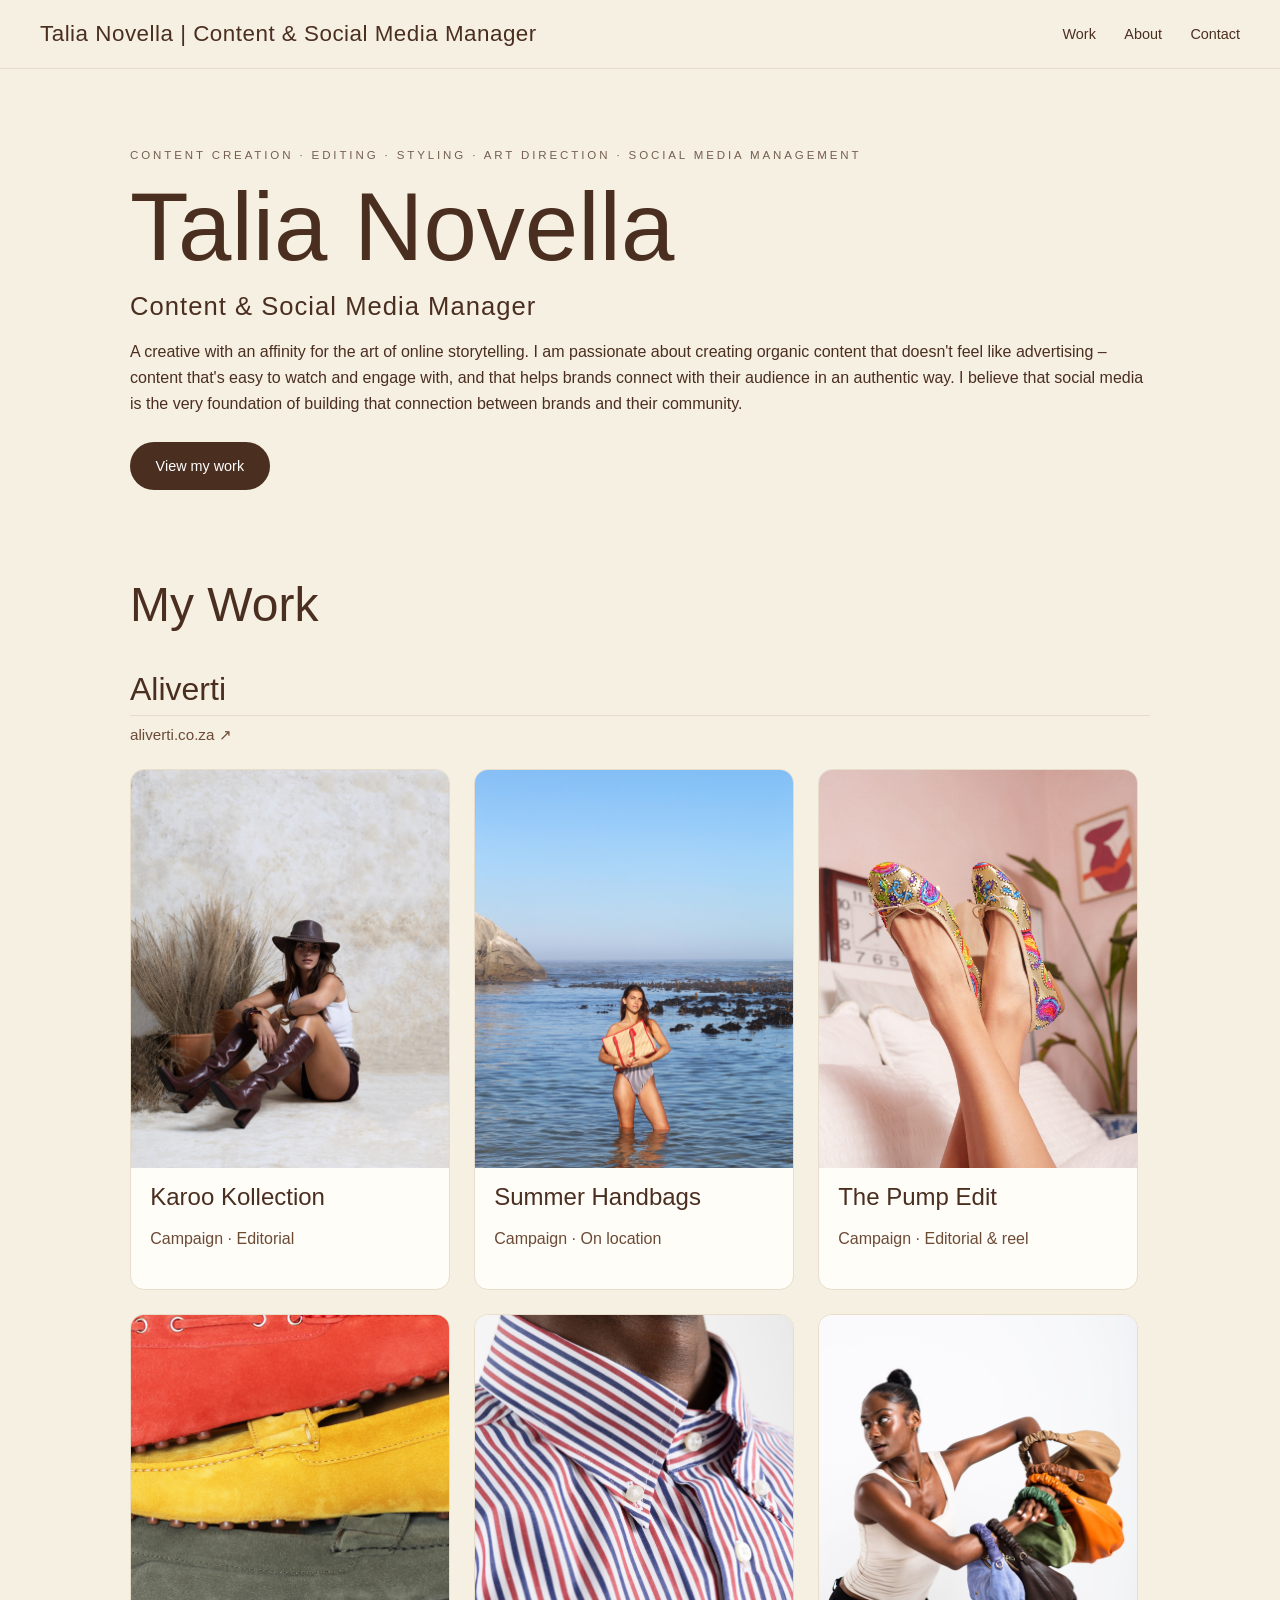
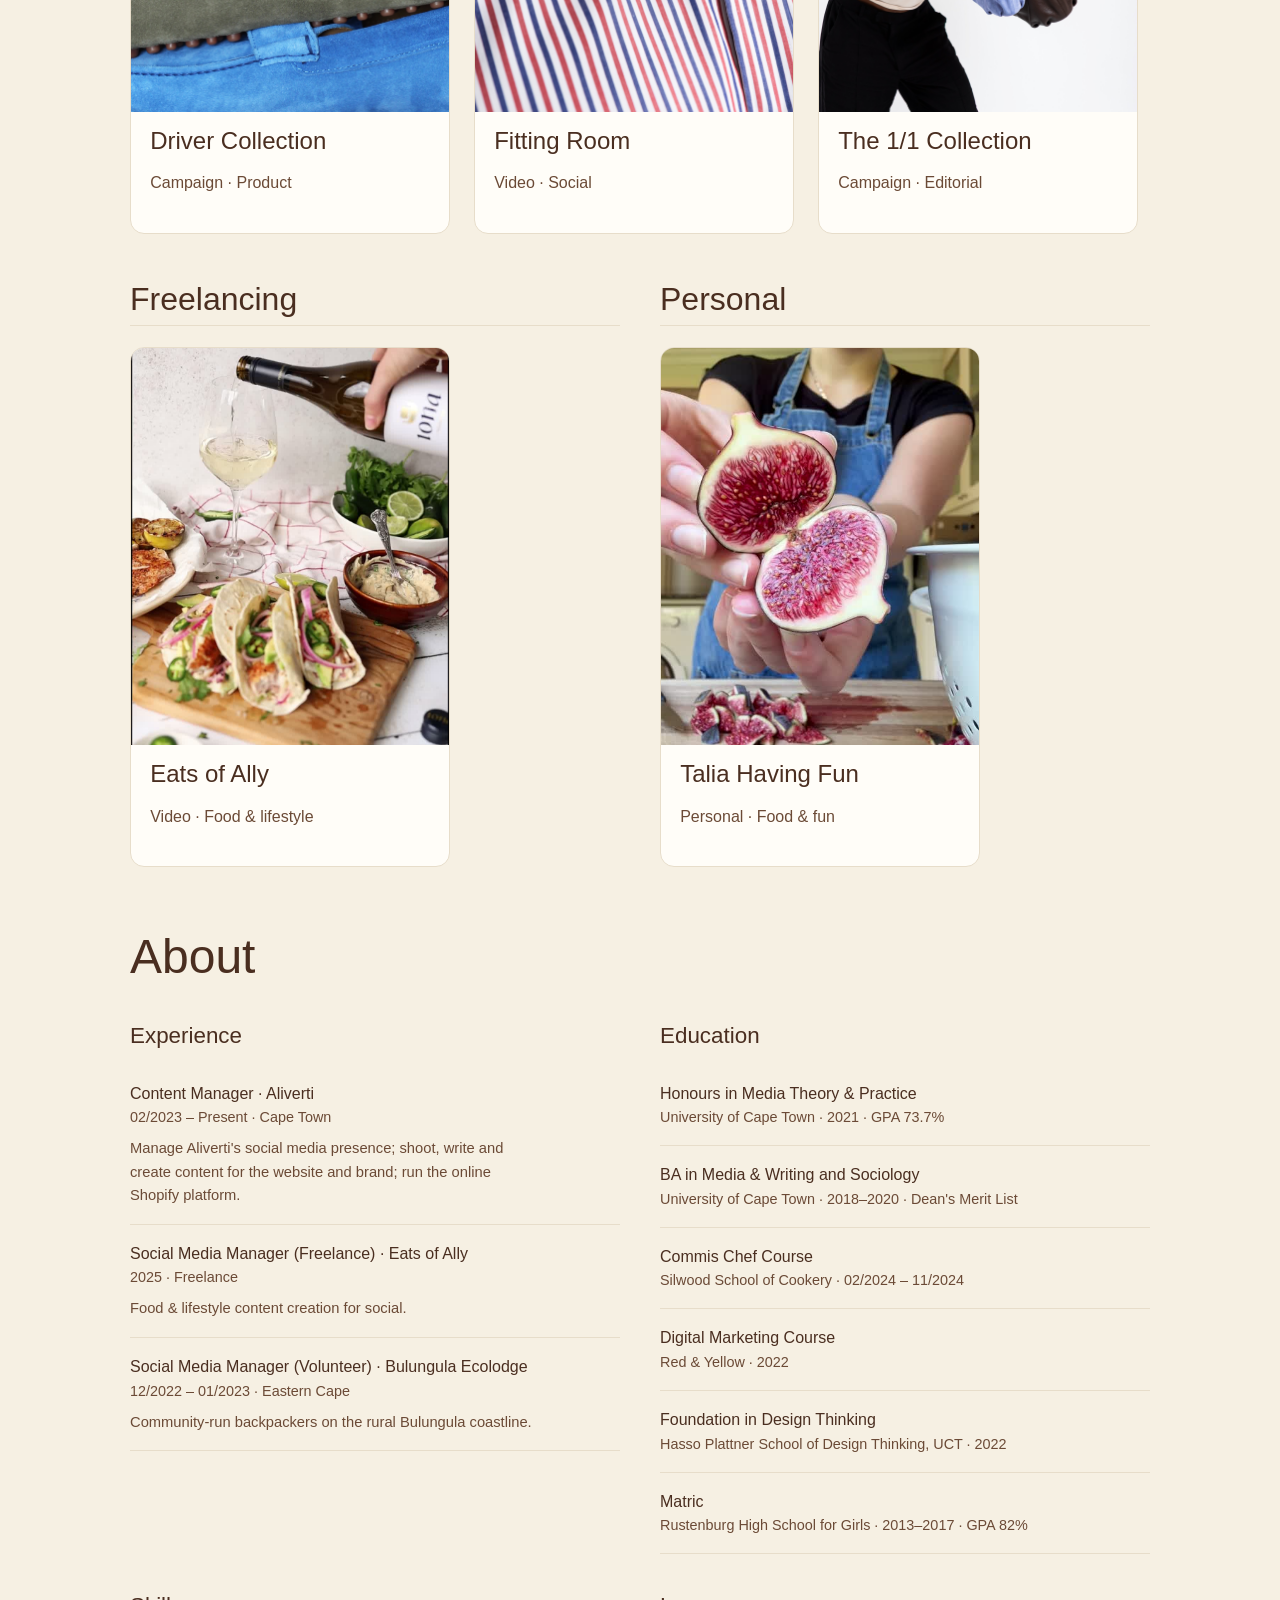
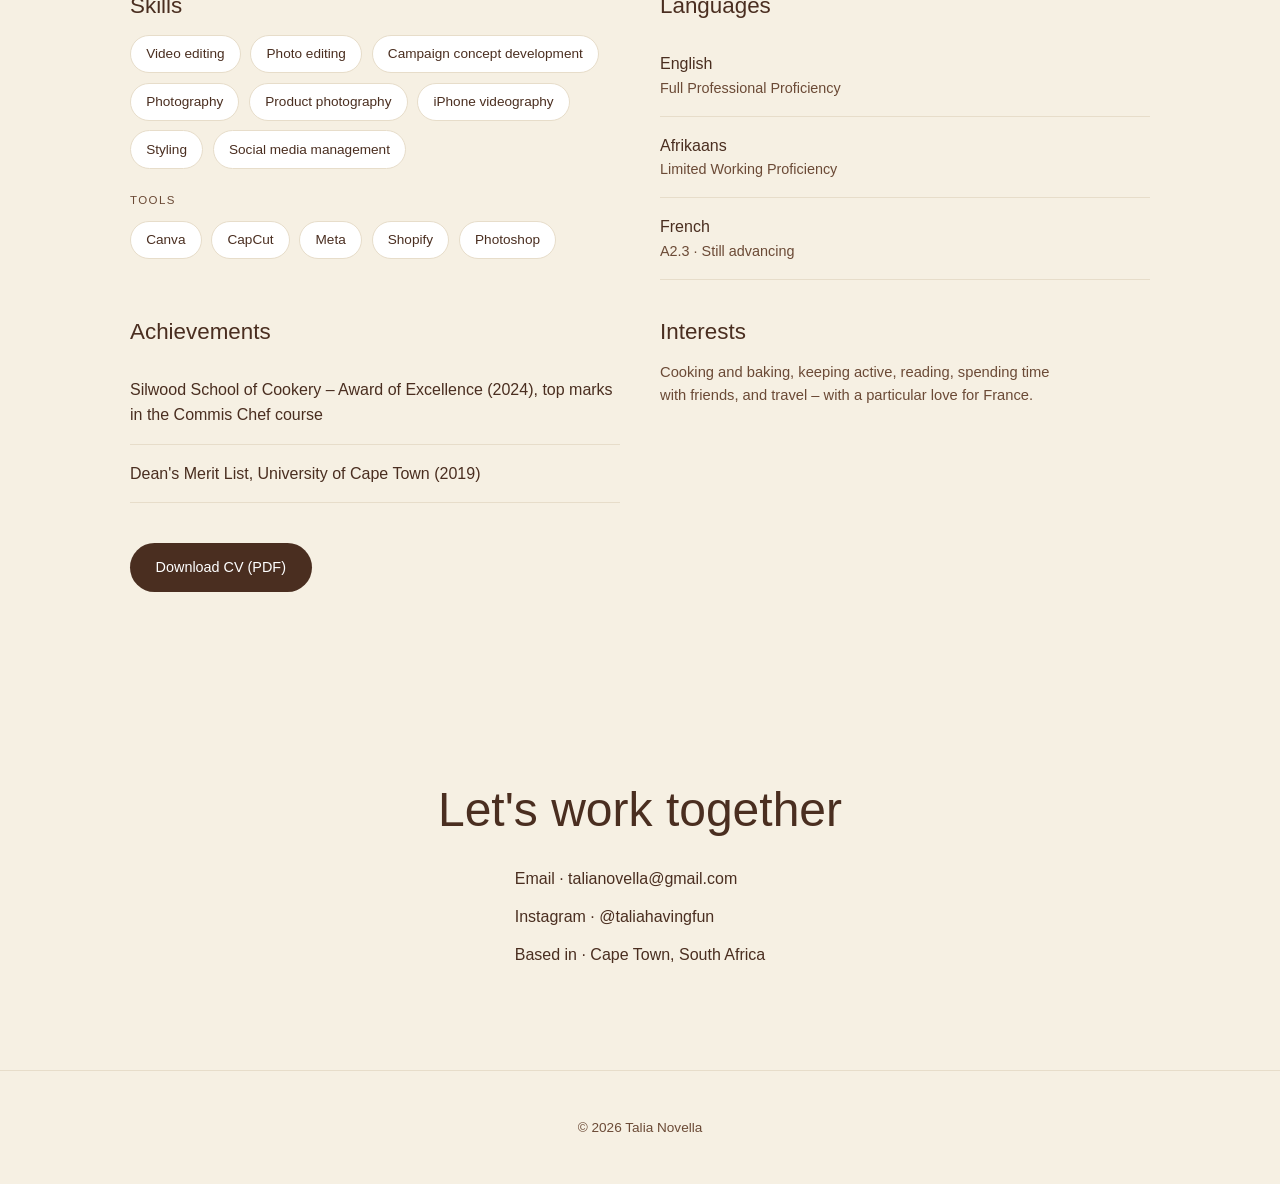
<file: index.html>
<!DOCTYPE html>
<html lang="en">
<head>
  <meta charset="UTF-8" />
  <meta name="viewport" content="width=device-width, initial-scale=1.0" />
  <title>Talia Novella – Portfolio</title>
  <meta name="description" content="Talia Novella – Cape Town creative. Content, styling & direction." />
  <link rel="preconnect" href="https://fonts.googleapis.com" />
  <link rel="preconnect" href="https://fonts.gstatic.com" crossorigin />
  <link href="https://fonts.googleapis.com/css2?family=Cormorant+Garamond:wght@400;500;600&family=Inter:wght@400;500&display=swap" rel="stylesheet" />
  <link rel="stylesheet" href="styles.css?v=18" />
</head>
<body class="home">
  <header class="site-header">
    <a class="brand" href="#top">Talia&nbsp;Novella | Content &amp; Social Media Manager</a>
    <nav class="nav">
      <a href="#work">Work</a>
      <a href="#about">About</a>
      <a href="#contact">Contact</a>
    </nav>
  </header>

  <main id="top">
    <!-- Hero -->
    <section class="hero hero--flat">
      <div class="hero__overlay">
        <p class="eyebrow">Content creation · Editing · Styling · Art direction · Social media management</p>
        <h1>Talia Novella</h1>
        <p class="hero__role">Content &amp; Social Media Manager</p>
        <p class="hero__sub">A creative with an affinity for the art of online storytelling. I am passionate about creating organic content that doesn't feel like advertising – content that's easy to watch and engage with, and that helps brands connect with their audience in an authentic way. I believe that social media is the very foundation of building that connection between brands and their community.</p>
        <a class="btn" href="#work">View my work</a>
      </div>
    </section>

    <!-- Work -->
    <section id="work" class="section">
      <div class="section__head">
        <h2>My Work</h2>
      </div>

      <h3 class="work-group">Aliverti</h3>
      <p class="work-group-link"><a href="https://aliverti.co.za/" target="_blank" rel="noopener">aliverti.co.za ↗</a></p>
      <div class="grid">
        <figure class="card">
          <a href="projects/karoo-kollection.html">
            <img src="images/karoo-kollection/199A4666.jpg" alt="Karoo Kollection" loading="lazy" />
            <figcaption>
              <h3>Karoo Kollection</h3>
              <p class="muted">Campaign · Editorial</p>
            </figcaption>
          </a>
        </figure>

        <figure class="card">
          <a href="projects/summer-handbags.html">
            <img src="images/summer-handbags/IMG_26571.jpg" alt="Summer Handbags" loading="lazy" />
            <figcaption>
              <h3>Summer Handbags</h3>
              <p class="muted">Campaign · On location</p>
            </figcaption>
          </a>
        </figure>

        <figure class="card">
          <a href="projects/pump-edit.html">
            <img src="images/pump-edit/DSC09277.jpg" alt="The Pump Edit" loading="lazy" />
            <figcaption>
              <h3>The Pump Edit</h3>
              <p class="muted">Campaign · Editorial &amp; reel</p>
            </figcaption>
          </a>
        </figure>

        <figure class="card">
          <a href="projects/driver-collection.html">
            <img src="images/driver-collection/IMG_2966618.jpg" alt="Driver Collection" loading="lazy" />
            <figcaption>
              <h3>Driver Collection</h3>
              <p class="muted">Campaign · Product</p>
            </figcaption>
          </a>
        </figure>

        <figure class="card">
          <a href="projects/fitting-room.html">
            <img src="images/fitting-room/cover.jpg" alt="Fitting Room" loading="lazy" />
            <figcaption>
              <h3>Fitting Room</h3>
              <p class="muted">Video · Social</p>
            </figcaption>
          </a>
        </figure>

        <figure class="card">
          <a href="projects/the-1-1-collection.html">
            <img src="images/the-1-1-collection/199A2140.jpg" alt="The 1/1 Collection" loading="lazy" />
            <figcaption>
              <h3>The 1/1 Collection</h3>
              <p class="muted">Campaign · Editorial</p>
            </figcaption>
          </a>
        </figure>
      </div>

      <div class="work-split">
        <div>
          <h3 class="work-group">Freelancing</h3>
          <div class="grid">
            <figure class="card">
              <a href="projects/eats-of-ally.html">
                <img src="images/eats-of-ally/poster-3.jpg" alt="Eats of Ally" loading="lazy" />
                <figcaption>
                  <h3>Eats of Ally</h3>
                  <p class="muted">Video · Food &amp; lifestyle</p>
                </figcaption>
              </a>
            </figure>
          </div>
        </div>
        <div>
          <h3 class="work-group">Personal</h3>
          <div class="grid">
            <figure class="card">
              <a href="projects/personal.html">
                <img src="images/personal/poster-5.jpg" alt="Talia Having Fun" loading="lazy" />
                <figcaption>
                  <h3>Talia Having Fun</h3>
                  <p class="muted">Personal · Food &amp; fun</p>
                </figcaption>
              </a>
            </figure>
          </div>
        </div>
      </div>
    </section>

    <!-- About -->
    <section id="about" class="section">
      <div class="section__head">
        <h2>About</h2>
      </div>
      <div class="cv">
        <div>
          <h3>Experience</h3>
          <ul class="cv-list">
            <li>
              <div class="role">Content Manager · Aliverti</div>
              <div class="meta">02/2023 – Present · Cape Town</div>
              <p class="cv-desc">Manage Aliverti's social media presence; shoot, write and create
                content for the website and brand; run the online Shopify platform.</p>
            </li>
            <li>
              <div class="role">Social Media Manager (Freelance) · Eats of Ally</div>
              <div class="meta">2025 · Freelance</div>
              <p class="cv-desc">Food &amp; lifestyle content creation for social.</p>
            </li>
            <li>
              <div class="role">Social Media Manager (Volunteer) · Bulungula Ecolodge</div>
              <div class="meta">12/2022 – 01/2023 · Eastern Cape</div>
              <p class="cv-desc">Community-run backpackers on the rural Bulungula coastline.</p>
            </li>
          </ul>
        </div>
        <div>
          <h3>Education</h3>
          <ul class="cv-list">
            <li>
              <div class="role">Honours in Media Theory &amp; Practice</div>
              <div class="meta">University of Cape Town · 2021 · GPA 73.7%</div>
            </li>
            <li>
              <div class="role">BA in Media &amp; Writing and Sociology</div>
              <div class="meta">University of Cape Town · 2018–2020 · Dean's Merit List</div>
            </li>
            <li>
              <div class="role">Commis Chef Course</div>
              <div class="meta">Silwood School of Cookery · 02/2024 – 11/2024</div>
            </li>
            <li>
              <div class="role">Digital Marketing Course</div>
              <div class="meta">Red &amp; Yellow · 2022</div>
            </li>
            <li>
              <div class="role">Foundation in Design Thinking</div>
              <div class="meta">Hasso Plattner School of Design Thinking, UCT · 2022</div>
            </li>
            <li>
              <div class="role">Matric</div>
              <div class="meta">Rustenburg High School for Girls · 2013–2017 · GPA 82%</div>
            </li>
          </ul>
        </div>
      </div>

      <div class="cv-extra">
        <div>
          <h3>Skills</h3>
          <ul class="chips">
            <li>Video editing</li>
            <li>Photo editing</li>
            <li>Campaign concept development</li>
            <li>Photography</li>
            <li>Product photography</li>
            <li>iPhone videography</li>
            <li>Styling</li>
            <li>Social media management</li>
          </ul>
          <h4 class="chips-label">Tools</h4>
          <ul class="chips">
            <li>Canva</li>
            <li>CapCut</li>
            <li>Meta</li>
            <li>Shopify</li>
            <li>Photoshop</li>
          </ul>
        </div>
        <div>
          <h3>Languages</h3>
          <ul class="cv-list">
            <li>
              <div class="role">English</div>
              <div class="meta">Full Professional Proficiency</div>
            </li>
            <li>
              <div class="role">Afrikaans</div>
              <div class="meta">Limited Working Proficiency</div>
            </li>
            <li>
              <div class="role">French</div>
              <div class="meta">A2.3 · Still advancing</div>
            </li>
          </ul>
        </div>
      </div>

      <div class="cv-extra">
        <div>
          <h3>Achievements</h3>
          <ul class="cv-list">
            <li>Silwood School of Cookery – Award of Excellence (2024), top marks in the Commis Chef course</li>
            <li>Dean's Merit List, University of Cape Town (2019)</li>
          </ul>
        </div>
        <div>
          <h3>Interests</h3>
          <p class="cv-desc">Cooking and baking, keeping active, reading, spending time with friends,
            and travel – with a particular love for France.</p>
        </div>
      </div>

      <div class="about-cta">
        <a class="btn" href="Talia-Novella-CV.pdf" download>Download CV (PDF)</a>
      </div>
    </section>

    <!-- Contact -->
    <section id="contact" class="section section--center">
      <h2>Let's work together</h2>
      <ul class="contact-list" style="display:inline-block; text-align:left;">
        <li>Email · <a href="mailto:talianovella@gmail.com">talianovella@gmail.com</a></li>
        <li>Instagram · <a href="https://instagram.com/taliahavingfun" target="_blank" rel="noopener">@taliahavingfun</a></li>
        <li>Based in · Cape Town, South Africa</li>
      </ul>
    </section>
  </main>

  <footer class="site-footer">
    <p>© <span id="year"></span> Talia Novella</p>
  </footer>

  <script>document.getElementById('year').textContent = new Date().getFullYear();</script>
</body>
</html>
</file>
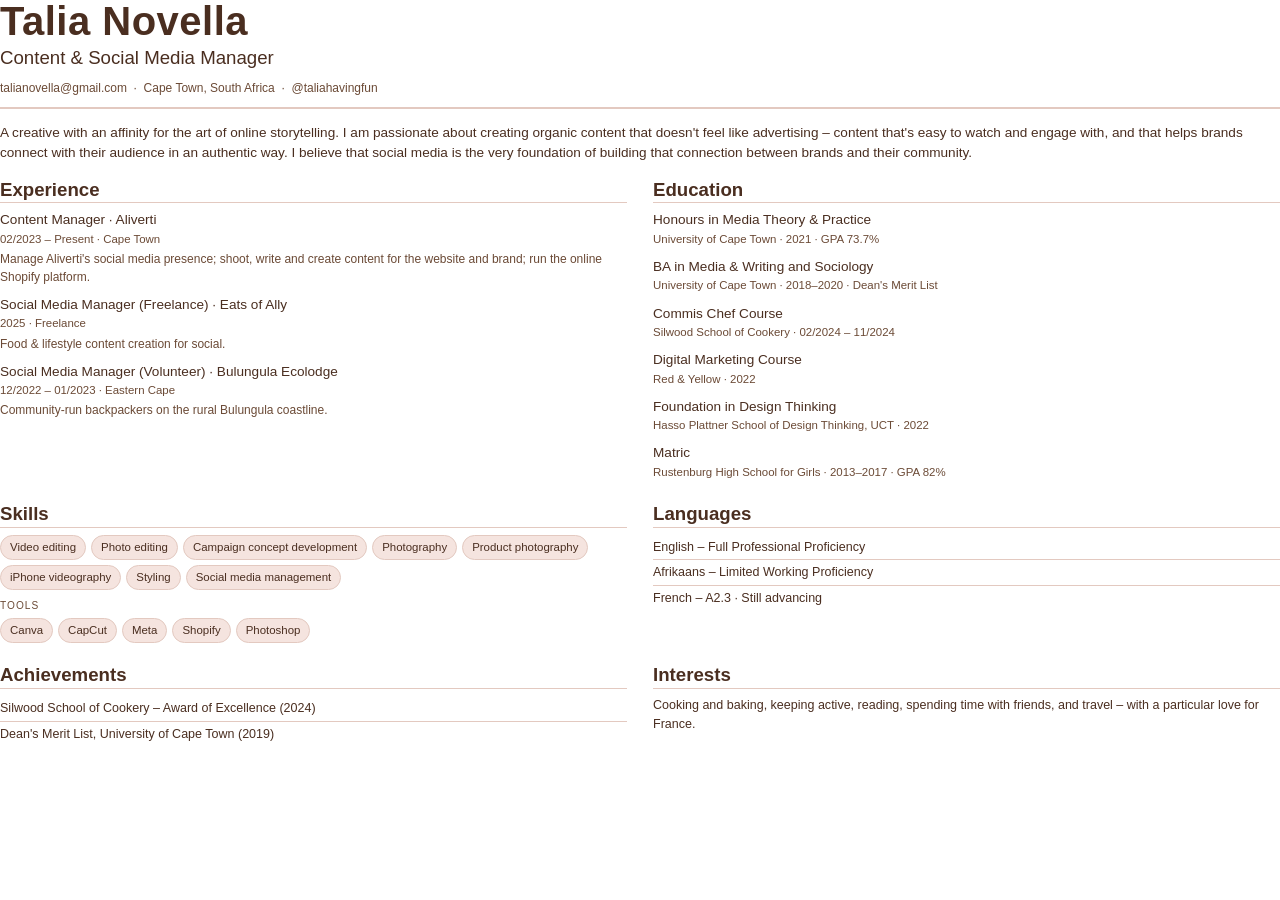
<file: cv.html>
<!DOCTYPE html>
<html lang="en">
<head>
  <meta charset="UTF-8" />
  <title>Talia Novella – CV</title>
  <link rel="preconnect" href="https://fonts.googleapis.com" />
  <link rel="preconnect" href="https://fonts.gstatic.com" crossorigin />
  <link href="https://fonts.googleapis.com/css2?family=Cormorant+Garamond:wght@400;500;600&family=Inter:wght@400;500&display=swap" rel="stylesheet" />
  <style>
    :root { --ink: #4a2e20; --muted: #6b4a36; --line: #e3c9c0; --accent: #4a2e20; --blush: #f5e4df; }
    * { box-sizing: border-box; }
    @page { size: A4; margin: 14mm 15mm; }
    html, body { margin: 0; padding: 0; }
    body { font-family: Helvetica, "Helvetica Neue", Arial, sans-serif; color: var(--ink); font-size: 10.2pt; line-height: 1.5; -webkit-print-color-adjust: exact; print-color-adjust: exact; }
    h1, h2, h3 { font-family: Helvetica, "Helvetica Neue", Arial, sans-serif; margin: 0; line-height: 1.05; font-weight: 600; }
    .muted { color: var(--muted); }

    /* Header */
    header { border-bottom: 2px solid var(--line); padding-bottom: 10px; margin-bottom: 14px; }
    h1 { font-size: 30pt; letter-spacing: .5px; }
    .role { font-family: Helvetica, "Helvetica Neue", Arial, sans-serif; font-size: 14pt; color: var(--accent); margin-top: 2px; }
    .contact { margin-top: 7px; font-size: 9pt; color: var(--muted); }
    .contact span { white-space: nowrap; }

    .bio { max-width: 100%; margin: 0 0 16px; }

    /* Section headings */
    h2 { font-size: 14pt; margin-bottom: 7px; padding-bottom: 3px; border-bottom: 1px solid var(--line); }

    .grid2 { display: grid; grid-template-columns: 1fr 1fr; gap: 26px; margin-bottom: 14px; }

    .item { margin-bottom: 9px; }
    .item .role-line { font-weight: 500; }
    .item .meta { color: var(--muted); font-size: 8.6pt; }
    .item p { margin: 2px 0 0; font-size: 9pt; color: var(--muted); }

    ul.plain { list-style: none; margin: 0; padding: 0; }
    ul.plain li { padding: 3px 0; border-bottom: 1px solid var(--line); font-size: 9.4pt; }
    ul.plain li:last-child { border-bottom: none; }

    .chips { display: flex; flex-wrap: wrap; gap: 5px; margin: 0 0 8px; padding: 0; list-style: none; }
    .chips li { background: var(--blush); border: 1px solid var(--line); border-radius: 999px; padding: 3px 9px; font-size: 8.6pt; }
    .sub-label { text-transform: uppercase; letter-spacing: .1em; font-size: 7.6pt; font-weight: 500; color: var(--muted); margin: 6px 0 5px; }
    p.tight { margin: 0; font-size: 9.4pt; }
  </style>
</head>
<body>
  <header>
    <h1>Talia Novella</h1>
    <div class="role">Content &amp; Social Media Manager</div>
    <div class="contact">
      <span>talianovella@gmail.com</span> &nbsp;·&nbsp;
      <span>Cape Town, South Africa</span> &nbsp;·&nbsp;
      <span>@taliahavingfun</span>
    </div>
  </header>

  <p class="bio">A creative with an affinity for the art of online storytelling. I am passionate about
    creating organic content that doesn't feel like advertising – content that's easy to watch and
    engage with, and that helps brands connect with their audience in an authentic way. I believe that
    social media is the very foundation of building that connection between brands and their community.</p>

  <div class="grid2">
    <section>
      <h2>Experience</h2>
      <div class="item">
        <div class="role-line">Content Manager · Aliverti</div>
        <div class="meta">02/2023 – Present · Cape Town</div>
        <p>Manage Aliverti's social media presence; shoot, write and create content for the website and
          brand; run the online Shopify platform.</p>
      </div>
      <div class="item">
        <div class="role-line">Social Media Manager (Freelance) · Eats of Ally</div>
        <div class="meta">2025 · Freelance</div>
        <p>Food &amp; lifestyle content creation for social.</p>
      </div>
      <div class="item">
        <div class="role-line">Social Media Manager (Volunteer) · Bulungula Ecolodge</div>
        <div class="meta">12/2022 – 01/2023 · Eastern Cape</div>
        <p>Community-run backpackers on the rural Bulungula coastline.</p>
      </div>
    </section>

    <section>
      <h2>Education</h2>
      <div class="item">
        <div class="role-line">Honours in Media Theory &amp; Practice</div>
        <div class="meta">University of Cape Town · 2021 · GPA 73.7%</div>
      </div>
      <div class="item">
        <div class="role-line">BA in Media &amp; Writing and Sociology</div>
        <div class="meta">University of Cape Town · 2018–2020 · Dean's Merit List</div>
      </div>
      <div class="item">
        <div class="role-line">Commis Chef Course</div>
        <div class="meta">Silwood School of Cookery · 02/2024 – 11/2024</div>
      </div>
      <div class="item">
        <div class="role-line">Digital Marketing Course</div>
        <div class="meta">Red &amp; Yellow · 2022</div>
      </div>
      <div class="item">
        <div class="role-line">Foundation in Design Thinking</div>
        <div class="meta">Hasso Plattner School of Design Thinking, UCT · 2022</div>
      </div>
      <div class="item">
        <div class="role-line">Matric</div>
        <div class="meta">Rustenburg High School for Girls · 2013–2017 · GPA 82%</div>
      </div>
    </section>
  </div>

  <div class="grid2">
    <section>
      <h2>Skills</h2>
      <ul class="chips">
        <li>Video editing</li>
        <li>Photo editing</li>
        <li>Campaign concept development</li>
        <li>Photography</li>
        <li>Product photography</li>
        <li>iPhone videography</li>
        <li>Styling</li>
        <li>Social media management</li>
      </ul>
      <div class="sub-label">Tools</div>
      <ul class="chips">
        <li>Canva</li>
        <li>CapCut</li>
        <li>Meta</li>
        <li>Shopify</li>
        <li>Photoshop</li>
      </ul>
    </section>

    <section>
      <h2>Languages</h2>
      <ul class="plain">
        <li>English – Full Professional Proficiency</li>
        <li>Afrikaans – Limited Working Proficiency</li>
        <li>French – A2.3 · Still advancing</li>
      </ul>
    </section>
  </div>

  <div class="grid2">
    <section>
      <h2>Achievements</h2>
      <ul class="plain">
        <li>Silwood School of Cookery – Award of Excellence (2024)</li>
        <li>Dean's Merit List, University of Cape Town (2019)</li>
      </ul>
    </section>

    <section>
      <h2>Interests</h2>
      <p class="tight">Cooking and baking, keeping active, reading, spending time with friends, and
        travel – with a particular love for France.</p>
    </section>
  </div>
</body>
</html>
</file>
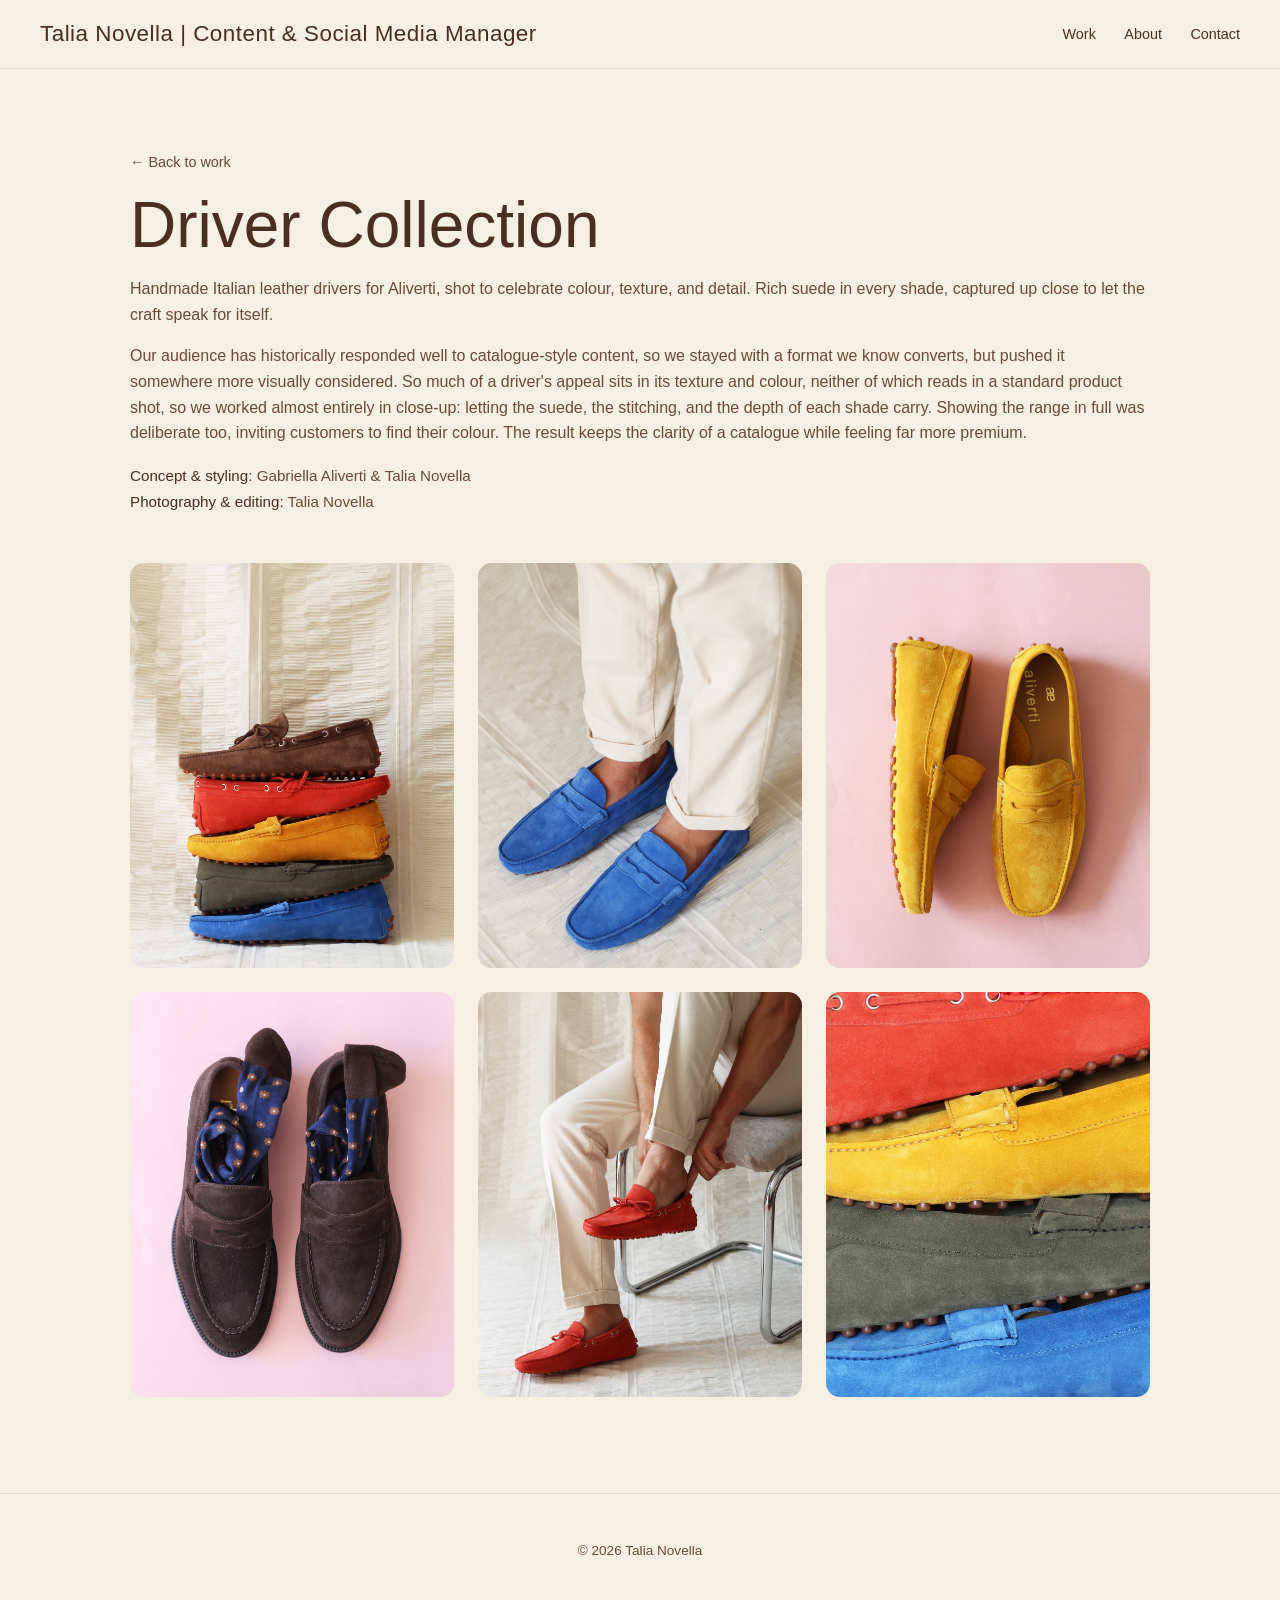
<file: projects/driver-collection.html>
<!DOCTYPE html>
<html lang="en">
<head>
  <meta charset="UTF-8" />
  <meta name="viewport" content="width=device-width, initial-scale=1.0" />
  <title>Driver Collection – Talia Novella</title>
  <meta name="description" content="Driver Collection – a project by Talia Novella." />
  <link rel="preconnect" href="https://fonts.googleapis.com" />
  <link rel="preconnect" href="https://fonts.gstatic.com" crossorigin />
  <link href="https://fonts.googleapis.com/css2?family=Cormorant+Garamond:wght@400;500;600&family=Inter:wght@400;500&display=swap" rel="stylesheet" />
  <link rel="stylesheet" href="../styles.css?v=17" />
</head>
<body>
  <header class="site-header">
    <a class="brand" href="../index.html">Talia&nbsp;Novella | Content &amp; Social Media Manager</a>
    <nav class="nav">
      <a href="../index.html#work">Work</a>
      <a href="../index.html#about">About</a>
      <a href="../index.html#contact">Contact</a>
    </nav>
  </header>

  <main>
    <section class="project-hero">
      <a class="back-link" href="../index.html#work">← Back to work</a>
      <h1>Driver Collection</h1>
      <p class="intro muted">Handmade Italian leather drivers for Aliverti, shot to celebrate colour,
        texture, and detail. Rich suede in every shade, captured up close to let the craft speak for
        itself.</p>
      <p class="intro muted">Our audience has historically responded well to catalogue-style content, so we
        stayed with a format we know converts, but pushed it somewhere more visually considered. So much of a
        driver's appeal sits in its texture and colour, neither of which reads in a standard product shot, so
        we worked almost entirely in close-up: letting the suede, the stitching, and the depth of each shade
        carry. Showing the range in full was deliberate too, inviting customers to find their colour. The
        result keeps the clarity of a catalogue while feeling far more premium.</p>
      <div class="credits">
        <div><strong>Concept &amp; styling:</strong> Gabriella Aliverti &amp; Talia Novella</div>
        <div><strong>Photography &amp; editing:</strong> Talia Novella</div>
      </div>
    </section>

    <section class="media-grid">
      <figure><img src="../images/driver-collection/IMG_29388.jpg" alt="Driver Collection" loading="lazy" /></figure>
      <figure><img src="../images/driver-collection/IMG_2877756.jpg" alt="Driver Collection" loading="lazy" /></figure>
      <figure><img src="../images/driver-collection/IMG_2977747.jpg" alt="Driver Collection" loading="lazy" /></figure>
      <figure><img src="../images/driver-collection/IMG_2988863.jpg" alt="Driver Collection" loading="lazy" /></figure>
      <figure><img src="../images/driver-collection/IMG_290002.jpg" alt="Driver Collection" loading="lazy" /></figure>
      <figure><img src="../images/driver-collection/IMG_2966618.jpg" alt="Driver Collection" loading="lazy" /></figure>
    </section>
  </main>

  <footer class="site-footer">
    <p>© <span id="year"></span> Talia Novella</p>
  </footer>
  <script>document.getElementById('year').textContent = new Date().getFullYear();</script>
</body>
</html>
</file>
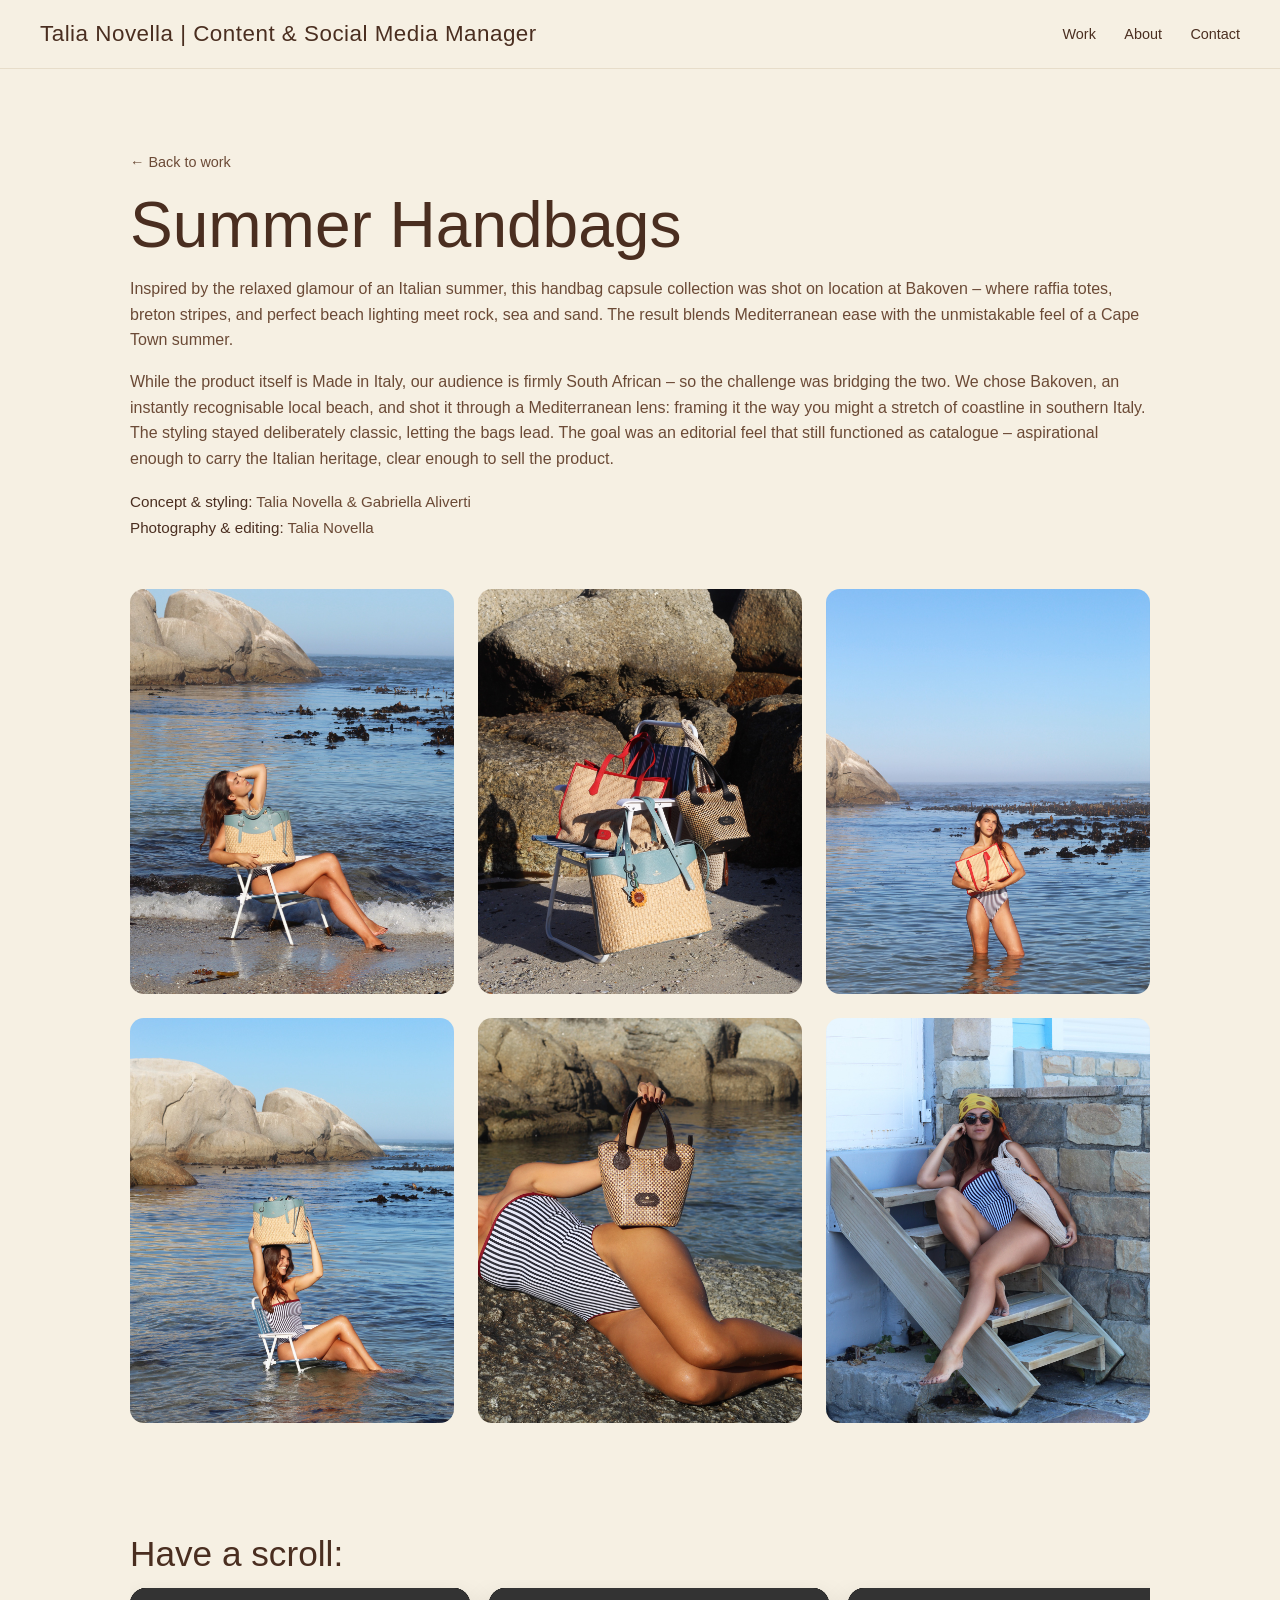
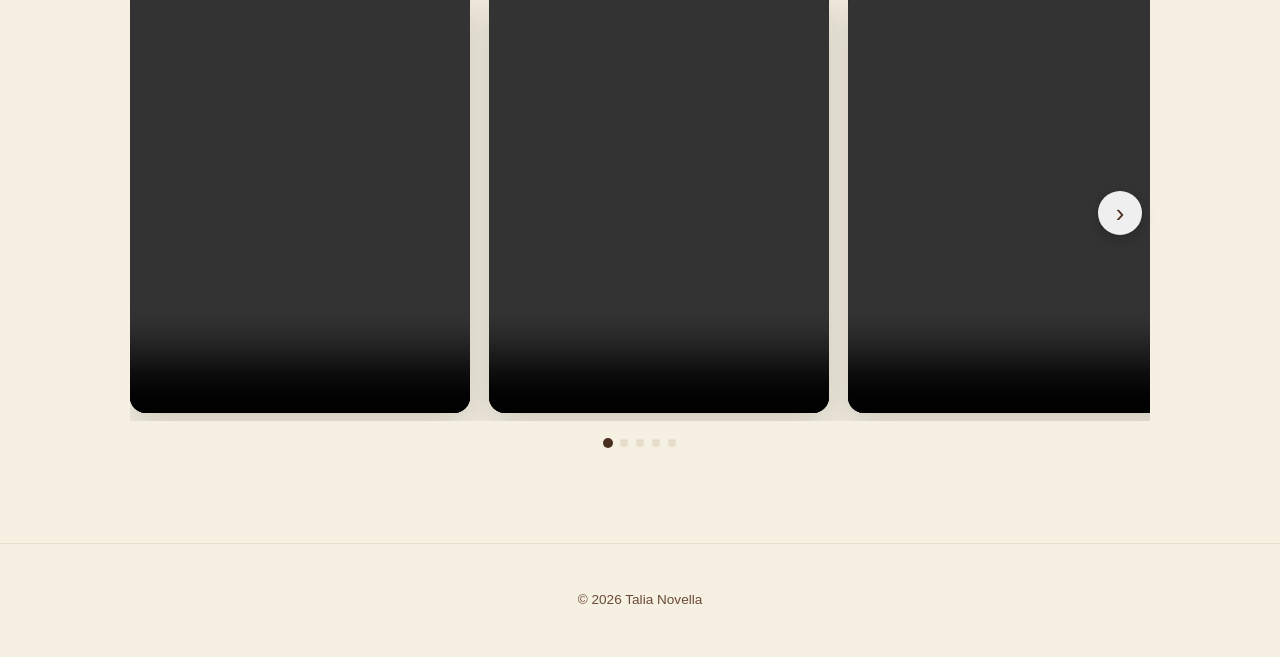
<file: projects/summer-handbags.html>
<!DOCTYPE html>
<html lang="en">
<head>
  <meta charset="UTF-8" />
  <meta name="viewport" content="width=device-width, initial-scale=1.0" />
  <title>Summer Handbags – Talia Novella</title>
  <meta name="description" content="Summer Handbags – a project by Talia Novella." />
  <link rel="preconnect" href="https://fonts.googleapis.com" />
  <link rel="preconnect" href="https://fonts.gstatic.com" crossorigin />
  <link href="https://fonts.googleapis.com/css2?family=Cormorant+Garamond:wght@400;500;600&family=Inter:wght@400;500&display=swap" rel="stylesheet" />
  <link rel="stylesheet" href="../styles.css?v=17" />
</head>
<body>
  <header class="site-header">
    <a class="brand" href="../index.html">Talia&nbsp;Novella | Content &amp; Social Media Manager</a>
    <nav class="nav">
      <a href="../index.html#work">Work</a>
      <a href="../index.html#about">About</a>
      <a href="../index.html#contact">Contact</a>
    </nav>
  </header>

  <main>
    <section class="project-hero">
      <a class="back-link" href="../index.html#work">← Back to work</a>
      <h1>Summer Handbags</h1>
      <p class="intro muted">Inspired by the relaxed glamour of an Italian summer, this handbag capsule
        collection was shot on location at Bakoven – where raffia totes, breton stripes, and perfect
        beach lighting meet rock, sea and sand. The result blends Mediterranean ease with the
        unmistakable feel of a Cape Town summer.</p>
      <p class="intro muted">While the product itself is Made in Italy, our audience is firmly South
        African – so the challenge was bridging the two. We chose Bakoven, an instantly recognisable local
        beach, and shot it through a Mediterranean lens: framing it the way you might a stretch of coastline
        in southern Italy. The styling stayed deliberately classic, letting the bags lead. The goal was an
        editorial feel that still functioned as catalogue – aspirational enough to carry the Italian
        heritage, clear enough to sell the product.</p>
      <div class="credits">
        <div><strong>Concept &amp; styling:</strong> Talia Novella &amp; Gabriella Aliverti</div>
        <div><strong>Photography &amp; editing:</strong> Talia Novella</div>
      </div>
    </section>

    <section class="media-grid">
      <figure><img src="../images/summer-handbags/IMG_257792.jpg" alt="Summer Handbags" loading="lazy" /></figure>
      <figure><img src="../images/summer-handbags/IMG_25506.jpg" alt="Summer Handbags" loading="lazy" /></figure>
      <figure><img src="../images/summer-handbags/IMG_26571.jpg" alt="Summer Handbags" loading="lazy" /></figure>
      <figure><img src="../images/summer-handbags/IMG_26700.jpg" alt="Summer Handbags" loading="lazy" /></figure>
      <figure><img src="../images/summer-handbags/IMG_266610.jpg" alt="Summer Handbags" loading="lazy" /></figure>
      <figure><img src="../images/summer-handbags/IMG_263327.jpg" alt="Summer Handbags" loading="lazy" /></figure>
    </section>

    <section class="carousel-section">
      <h2>Have a scroll:</h2>
      <div class="carousel">
        <div class="carousel__track">
          <div class="carousel__slide"><video controls playsinline preload="metadata" src="../videos/summer-handbags/bts-1.mp4"></video></div>
          <div class="carousel__slide"><video controls playsinline preload="metadata" src="../videos/summer-handbags/bts-2.mp4"></video></div>
          <div class="carousel__slide"><video controls playsinline preload="metadata" src="../videos/summer-handbags/bts-4.mp4"></video></div>
          <div class="carousel__slide"><video controls playsinline preload="metadata" src="../videos/summer-handbags/bts-5.mp4"></video></div>
          <div class="carousel__slide"><video controls playsinline preload="metadata" src="../videos/summer-handbags/bts-6.mp4"></video></div>
        </div>
      </div>
    </section>
  </main>

  <footer class="site-footer">
    <p>© <span id="year"></span> Talia Novella</p>
  </footer>
  <script>document.getElementById('year').textContent = new Date().getFullYear();</script>
  <script src="../carousel.js"></script>
</body>
</html>
</file>
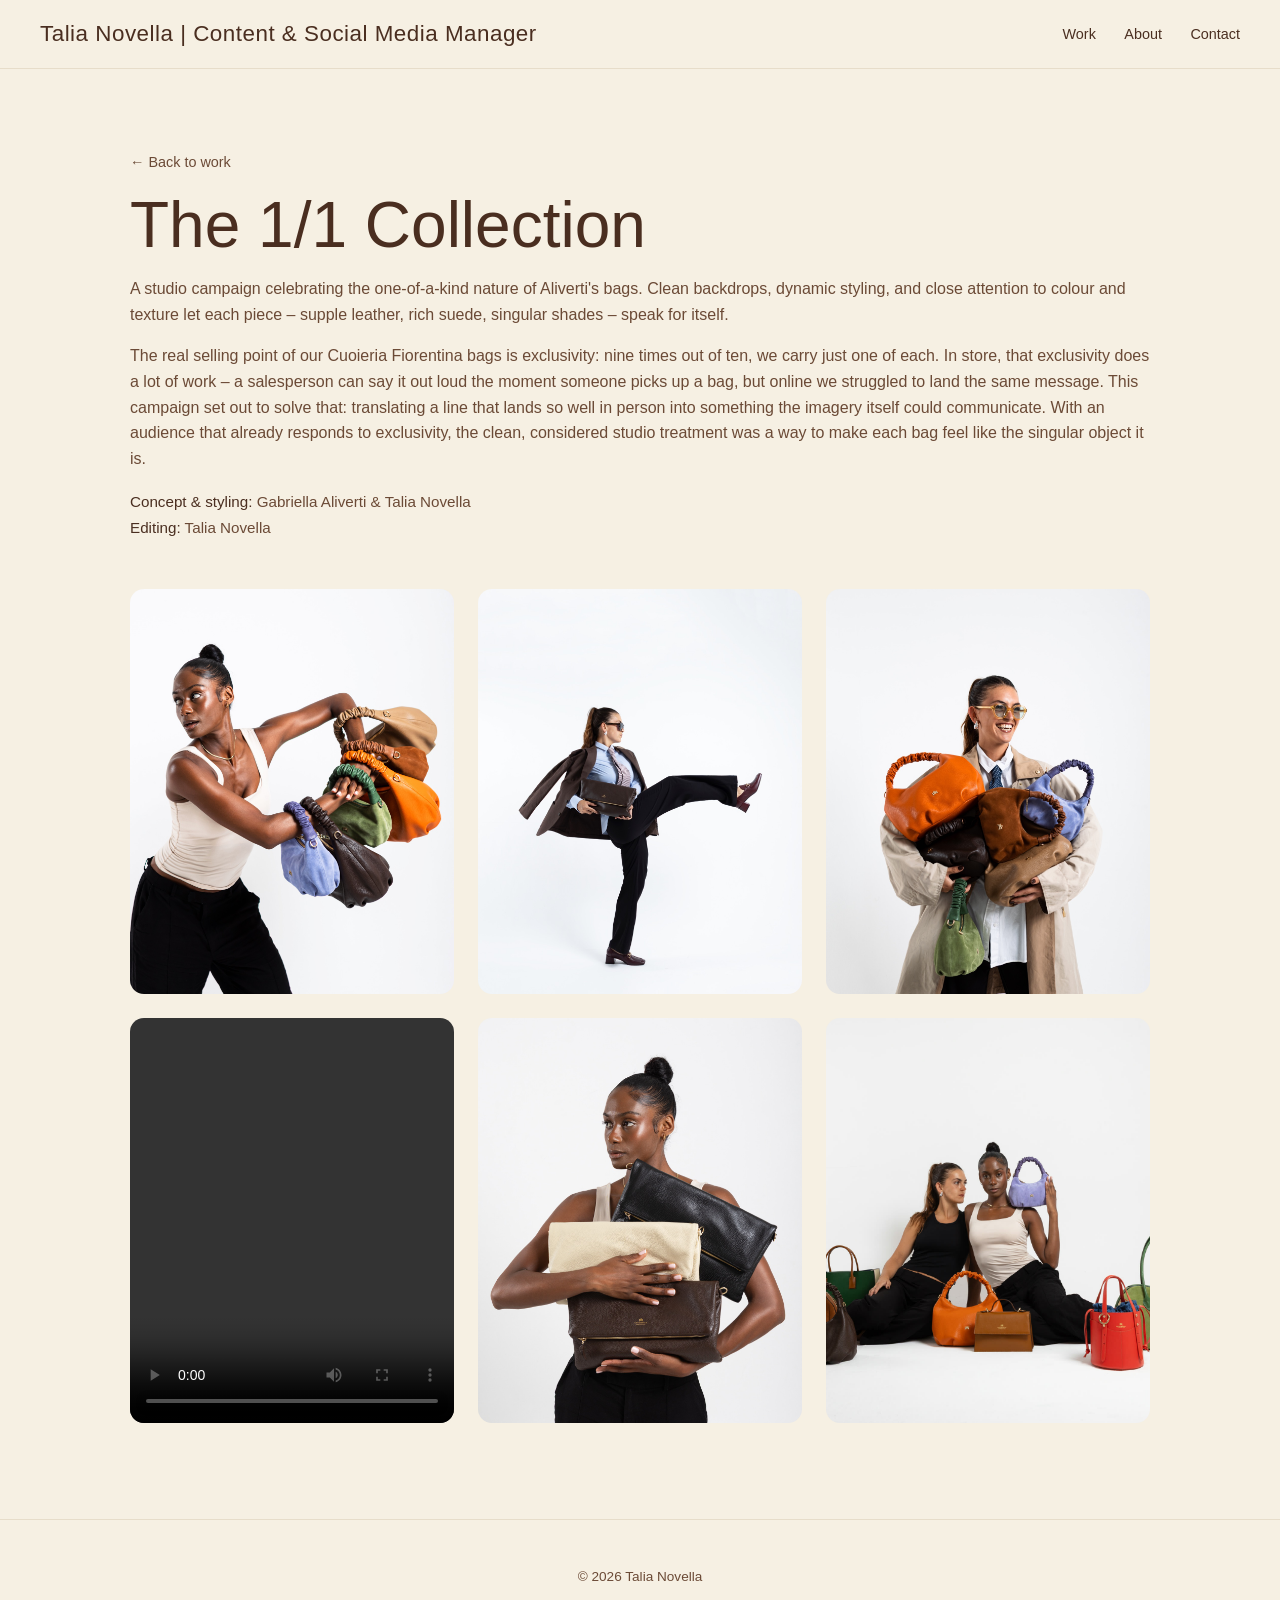
<file: projects/the-1-1-collection.html>
<!DOCTYPE html>
<html lang="en">
<head>
  <meta charset="UTF-8" />
  <meta name="viewport" content="width=device-width, initial-scale=1.0" />
  <title>The 1/1 Collection – Talia Novella</title>
  <meta name="description" content="The 1/1 Collection – a project by Talia Novella." />
  <link rel="preconnect" href="https://fonts.googleapis.com" />
  <link rel="preconnect" href="https://fonts.gstatic.com" crossorigin />
  <link href="https://fonts.googleapis.com/css2?family=Cormorant+Garamond:wght@400;500;600&family=Inter:wght@400;500&display=swap" rel="stylesheet" />
  <link rel="stylesheet" href="../styles.css?v=17" />
</head>
<body>
  <header class="site-header">
    <a class="brand" href="../index.html">Talia&nbsp;Novella | Content &amp; Social Media Manager</a>
    <nav class="nav">
      <a href="../index.html#work">Work</a>
      <a href="../index.html#about">About</a>
      <a href="../index.html#contact">Contact</a>
    </nav>
  </header>

  <main>
    <section class="project-hero">
      <a class="back-link" href="../index.html#work">← Back to work</a>
      <h1>The 1/1 Collection</h1>
      <p class="intro muted">A studio campaign celebrating the one-of-a-kind nature of Aliverti's bags.
        Clean backdrops, dynamic styling, and close attention to colour and texture let each piece –
        supple leather, rich suede, singular shades – speak for itself.</p>
      <p class="intro muted">The real selling point of our Cuoieria Fiorentina bags is exclusivity: nine
        times out of ten, we carry just one of each. In store, that exclusivity does a lot of work – a
        salesperson can say it out loud the moment someone picks up a bag, but online we struggled to land
        the same message. This campaign set out to solve that: translating a line that lands so well in
        person into something the imagery itself could communicate. With an audience that already responds
        to exclusivity, the clean, considered studio treatment was a way to make each bag feel like the
        singular object it is.</p>
      <div class="credits">
        <div><strong>Concept &amp; styling:</strong> Gabriella Aliverti &amp; Talia Novella</div>
        <div><strong>Editing:</strong> Talia Novella</div>
      </div>
    </section>

    <section class="media-grid">
      <figure><img src="../images/the-1-1-collection/199A2140.jpg" alt="The 1/1 Collection" loading="lazy" /></figure>
      <figure><img src="../images/the-1-1-collection/199A206698.jpg" alt="The 1/1 Collection" loading="lazy" /></figure>
      <figure><img src="../images/the-1-1-collection/199A210511.jpg" alt="The 1/1 Collection" loading="lazy" /></figure>
      <figure><video controls playsinline preload="metadata" style="aspect-ratio: 1080 / 1350" src="../videos/the-1-1-collection/editorial-reel.mp4"></video></figure>
      <figure><img src="../images/the-1-1-collection/199A2173.jpg" alt="The 1/1 Collection" loading="lazy" /></figure>
      <figure><img src="../images/the-1-1-collection/199A2186.jpg?v=3" alt="The 1/1 Collection" loading="lazy" /></figure>
    </section>
  </main>

  <footer class="site-footer">
    <p>© <span id="year"></span> Talia Novella</p>
  </footer>
  <script>document.getElementById('year').textContent = new Date().getFullYear();</script>
</body>
</html>
</file>
<file: styles.css>
:root {
  --bg: #faf8f5;
  --ink: #20201d;
  --muted: #7a756c;
  --line: #e7e2da;
  --accent: #b5654a; /* warm terracotta */
  --max: 1100px;
}

* { box-sizing: border-box; }

html { scroll-behavior: smooth; }

body {
  margin: 0;
  background: var(--bg);
  color: var(--ink);
  font-family: Helvetica, "Helvetica Neue", Arial, sans-serif;
  line-height: 1.6;
}

h1, h2, h3 { font-family: Helvetica, "Helvetica Neue", Arial, sans-serif; font-weight: 400; line-height: 1.1; margin: 0; }

img { display: block; max-width: 100%; }

.muted { color: var(--muted); }

/* Header */
.site-header {
  position: sticky; top: 0; z-index: 10;
  display: flex; align-items: center; justify-content: space-between;
  padding: 1rem clamp(1rem, 4vw, 2.5rem);
  background: rgba(250, 248, 245, 0.85);
  backdrop-filter: blur(8px);
  border-bottom: 1px solid var(--line);
}
.brand { font-family: Helvetica, "Helvetica Neue", Arial, sans-serif; font-size: 1.4rem; font-weight: 400; letter-spacing: .5px; text-decoration: none; color: var(--ink); }
.nav a { margin-left: 1.5rem; text-decoration: none; color: var(--ink); font-size: .9rem; }
.nav a:hover { color: var(--accent); }

/* Hero */
.hero { position: relative; min-height: 82vh; display: grid; }
.hero__img { position: absolute; inset: 0; width: 100%; height: 100%; object-fit: cover; }
.hero__overlay {
  position: relative; align-self: end;
  max-width: var(--max); margin: 0 auto; width: 100%;
  padding: clamp(2rem, 6vw, 5rem) clamp(1rem, 4vw, 2.5rem);
  color: #fff;
  background: linear-gradient(to top, rgba(0,0,0,.55), rgba(0,0,0,0));
}
.eyebrow { text-transform: uppercase; letter-spacing: .25em; font-size: .72rem; margin: 0 0 .6rem; opacity: .9; }

/* Site theme: warm off-white background, chocolate-brown text throughout (all pages) */
body {
  --bg: #f6f0e3;      /* warm cream off-white */
  --ink: #4a2e20;     /* chocolate brown */
  --muted: #6b4a36;   /* softer chocolate for secondary text */
  --line: #e7ddca;    /* soft warm divider */
  --accent: #4a2e20;  /* chocolate accent */
}
.site-header { background: rgba(246, 240, 227, 0.85); }
.btn { background: var(--accent); color: var(--bg); }
/* Work cards: a touch lighter than the page */
.home .card { background: #fffdf8; }

/* Flat-colour hero (no image) */
.hero--flat { background: var(--bg); min-height: 44vh; place-items: center; }
#work { padding-top: clamp(0.25rem, 1vw, 0.75rem); padding-bottom: clamp(1rem, 3vw, 2rem); }
#about { padding-top: clamp(1rem, 3vw, 2rem); }
.hero--flat .hero__overlay { background: none; color: var(--ink); align-self: center; text-align: left; }
.hero--flat .eyebrow { opacity: .75; }
.hero--flat .hero__role { opacity: 1; }
.hero--flat .hero__sub { max-width: none; margin-left: 0; margin-right: 0; }
.hero h1 { font-size: clamp(3rem, 9vw, 6rem); }
.hero__role { font-family: Helvetica, "Helvetica Neue", Arial, sans-serif; font-size: clamp(1.2rem, 3vw, 1.6rem); letter-spacing: .04em; margin: .4rem 0 0; opacity: .95; }
.hero__sub { max-width: 44ch; margin: .8rem 0 1.6rem; }

/* Buttons */
.btn {
  display: inline-block; text-decoration: none;
  padding: .8rem 1.6rem; border-radius: 999px;
  background: var(--accent); color: #fff; font-size: .9rem;
  transition: transform .15s ease, opacity .15s ease;
}
.btn:hover { transform: translateY(-2px); opacity: .92; }

/* Sections */
.section { max-width: var(--max); margin: 0 auto; padding: clamp(3rem, 8vw, 6rem) clamp(1rem, 4vw, 2.5rem); }
.section__head { margin-bottom: 2.5rem; }
.section h2 { font-size: clamp(2rem, 5vw, 3rem); }

/* Work grid */
.work-group { font-size: clamp(1.4rem, 3.5vw, 2rem); color: var(--accent); margin: 3rem 0 1.3rem; padding-bottom: .5rem; border-bottom: 1px solid var(--line); }
.work-group-link { margin: -0.9rem 0 1.4rem; font-size: 0.95rem; }
.work-group-link a { color: var(--muted); text-decoration: none; border-bottom: 1px solid transparent; transition: border-color .2s, color .2s; }
.work-group-link a:hover { color: var(--accent); border-bottom-color: var(--accent); }
.work-split { display: grid; grid-template-columns: 1fr 1fr; gap: 2.5rem; }
@media (max-width: 700px) { .work-split { grid-template-columns: 1fr; gap: 0; } }
.section__head + .work-group { margin-top: 0; }
.grid { display: grid; grid-template-columns: repeat(auto-fill, minmax(260px, 320px)); justify-content: start; gap: 1.5rem; }
.card { margin: 0; background: #fff; border: 1px solid var(--line); border-radius: 14px; overflow: hidden; transition: transform .2s ease, box-shadow .2s ease; }
.card:hover { transform: translateY(-4px); box-shadow: 0 14px 30px rgba(0,0,0,.08); }
.card img { aspect-ratio: 4 / 5; object-fit: cover; width: 100%; }
.card figcaption { padding: 1rem 1.2rem 1.3rem; }
.card h3 { font-size: 1.5rem; }

/* About / split */
.section--split { display: grid; grid-template-columns: 1.4fr 1fr; gap: 3rem; align-items: start; }
.section--split p { max-width: 52ch; }
.services { list-style: none; padding: 0; margin: 0; }
.services li { padding: .7rem 0; border-bottom: 1px solid var(--line); }

/* Contact */
.section--center { text-align: center; }
.section--center .btn { margin-top: 1.4rem; }

/* Footer */
.site-footer { border-top: 1px solid var(--line); padding: 2rem; text-align: center; color: var(--muted); font-size: .85rem; }

/* Work cards as links */
.card a { text-decoration: none; color: inherit; display: block; }
.card__placeholder { aspect-ratio: 4 / 5; display: grid; place-items: center; background: linear-gradient(135deg, #efe7dd, #e3d6c7); color: var(--muted); font-family: Helvetica, "Helvetica Neue", Arial, sans-serif; font-size: 1.4rem; letter-spacing: .05em; }

/* CV / About */
.about-bio { max-width: 62ch; font-size: 1.05rem; }
.cv, .cv-extra { display: grid; grid-template-columns: 1fr 1fr; gap: 2.5rem; margin-top: 2.5rem; }
.cv h3, .cv-extra h3 { font-size: 1.4rem; margin-bottom: 1rem; }
.cv-list { list-style: none; padding: 0; margin: 0; }
.cv-list li { padding: 1rem 0; border-bottom: 1px solid var(--line); }
.cv-list .role { font-weight: 500; }
.cv-list .meta { color: var(--muted); font-size: .9rem; }
.cv-desc { color: var(--muted); font-size: .92rem; margin: .5rem 0 0; max-width: 50ch; }
.chips-label { font-family: Helvetica, "Helvetica Neue", Arial, sans-serif; text-transform: uppercase; letter-spacing: .12em; font-size: .72rem; font-weight: 500; color: var(--muted); margin: 1.4rem 0 .7rem; }
.chips { list-style: none; display: flex; flex-wrap: wrap; gap: .6rem; padding: 0; margin: 0; }
.chips li { background: #fff; border: 1px solid var(--line); border-radius: 999px; padding: .45rem .95rem; font-size: .85rem; }
.about-cta { margin-top: 2.5rem; }

/* Contact details */
.contact-list { list-style: none; padding: 0; margin: 1.4rem 0 0; }
.contact-list li { padding: .4rem 0; }
.contact-list a { color: var(--accent); text-decoration: none; }
.contact-list a:hover { text-decoration: underline; }

/* Carousel (Instagram-style swipe) */
.carousel-section { max-width: var(--max); margin: 0 auto; padding: 1rem clamp(1rem, 4vw, 2.5rem) clamp(3rem, 8vw, 6rem); }
.carousel-section h2 { font-size: clamp(1.6rem, 4vw, 2.2rem); margin-bottom: .4rem; }
.carousel-section .muted { margin-bottom: 1.8rem; }

.carousel { position: relative; max-width: var(--max); margin: 0 auto; }
.carousel__track {
  position: relative;
  display: flex; gap: 1.2rem; overflow-x: auto; scroll-snap-type: x mandatory; scroll-behavior: smooth;
  padding: .5rem 0;
  -webkit-overflow-scrolling: touch; scrollbar-width: none;
}
.carousel__track::-webkit-scrollbar { display: none; }
.carousel__slide {
  flex: 0 0 auto; width: min(80vw, 340px); scroll-snap-align: start;
  border-radius: 16px; overflow: hidden; background: #000; box-shadow: 0 14px 32px rgba(0,0,0,.16);
}
.carousel__slide video { width: 100%; aspect-ratio: 1080 / 1350; object-fit: cover; background: #000; display: block; }
.carousel__slide img { width: 100%; aspect-ratio: 1 / 1; object-fit: cover; background: #000; display: block; }

.carousel__btn {
  position: absolute; top: 50%; transform: translateY(-50%); z-index: 2;
  width: 44px; height: 44px; border-radius: 50%; border: none; cursor: pointer;
  background: rgba(255,255,255,.92); color: var(--ink); font-size: 1.6rem; line-height: 1;
  display: grid; place-items: center; box-shadow: 0 4px 14px rgba(0,0,0,.22);
  transition: opacity .15s ease, transform .15s ease;
}
.carousel__btn--prev { left: 8px; }
.carousel__btn--next { right: 8px; }
.carousel__btn:hover { transform: translateY(-50%) scale(1.06); }
.carousel__btn:disabled { opacity: 0; pointer-events: none; }

.carousel__dots { display: flex; justify-content: center; flex-wrap: wrap; gap: .5rem; margin-top: 1.1rem; }
.carousel__dot { width: 8px; height: 8px; padding: 0; border: none; border-radius: 50%; background: var(--line); cursor: pointer; transition: background .15s ease, transform .15s ease; }
.carousel__dot.is-active { background: var(--accent); transform: scale(1.25); }

/* Eats of Ally — featured hero + grouped reels */
.ea-hero {
  max-width: var(--max); margin: 0 auto;
  padding: clamp(2rem, 6vw, 4rem) clamp(1rem, 4vw, 2.5rem) 1rem;
  display: grid; grid-template-columns: minmax(240px, 330px) 1fr; gap: clamp(1.5rem, 4vw, 3rem);
  align-items: center;
}
.ea-hero__media video { width: 100%; aspect-ratio: 9 / 16; object-fit: cover; border-radius: 16px; background: #000; box-shadow: 0 16px 38px rgba(0,0,0,.16); display: block; }
.ea-hero__text h1 { font-size: clamp(2.2rem, 6vw, 4rem); margin: .3rem 0 1rem; }
.ea-hero__text .intro { max-width: 50ch; }

.ea-group { max-width: var(--max); margin: 0 auto; padding: 1.5rem clamp(1rem, 4vw, 2.5rem); }
.ea-group:last-of-type { padding-bottom: clamp(3rem, 8vw, 6rem); }
.ea-heading { font-size: clamp(1.2rem, 3vw, 1.6rem); color: var(--accent); margin-bottom: 1.2rem; padding-bottom: .4rem; border-bottom: 1px solid var(--line); }
.ea-grid { max-width: none; padding: 0; grid-template-columns: repeat(auto-fill, minmax(180px, 225px)); }

@media (max-width: 720px) {
  .ea-hero { grid-template-columns: 1fr; }
  .ea-hero__media { max-width: 300px; }
}

/* Project pages */
.project-banner {
  position: relative; width: 100%; height: 46vw; max-height: 80vh;
  background-size: cover; background-position: center 70%;
  display: flex; align-items: center; justify-content: flex-end;
  padding: clamp(1.5rem, 6vw, 5rem);
}
.project-banner__title {
  font-family: Helvetica, "Helvetica Neue", Arial, sans-serif; color: #5a3a2c;
  font-size: clamp(1.9rem, 5vw, 4.4rem); line-height: 1.05;
  text-align: right; white-space: nowrap; margin: 0;
}
@media (max-width: 700px) {
  .project-banner { height: 75vw; justify-content: center; align-items: flex-end; background-position: center center; }
  .project-banner__title { text-align: center; white-space: normal; }
}

.back-link { display: inline-block; margin-bottom: 1rem; color: var(--muted); text-decoration: none; font-size: .9rem; }
.back-link:hover { color: var(--accent); }
.project-hero { max-width: var(--max); margin: 0 auto; padding: clamp(2.5rem, 7vw, 5rem) clamp(1rem, 4vw, 2.5rem) 1rem; }
.project-hero h1 { font-size: clamp(2.4rem, 6vw, 4rem); margin-bottom: 1rem; }
.project-hero .intro { max-width: none; }
.credits { margin-top: 1.1rem; font-size: .95rem; color: var(--muted); line-height: 1.7; }
.credits strong { color: var(--ink); font-weight: 500; }

.media-grid { max-width: var(--max); margin: 0 auto; padding: 2rem clamp(1rem, 4vw, 2.5rem) clamp(3rem, 8vw, 6rem); display: grid; grid-template-columns: repeat(auto-fit, minmax(280px, 1fr)); gap: 1.5rem; }
.media-grid figure { margin: 0; }
.media-grid img, .media-grid video { width: 100%; border-radius: 14px; background: #efe9e1; display: block; }
.media-grid video { aspect-ratio: 9 / 16; object-fit: cover; }

/* Reel row — sizes vertical videos by viewport height so a full reel fits on screen */
.reel-row {
  max-width: var(--max); margin: 0 auto;
  padding: 2rem clamp(1rem, 4vw, 2.5rem) clamp(3rem, 8vw, 6rem);
  display: flex; flex-wrap: wrap; justify-content: center; gap: 1.5rem;
}
.reel-row figure { margin: 0; }
.reel-row video {
  height: min(60vh, 540px); width: auto; max-width: 100%; aspect-ratio: 9 / 16;
  border-radius: 14px; object-fit: cover; background: #efe9e1; display: block;
}

@media (max-width: 720px) {
  .section--split { grid-template-columns: 1fr; gap: 1.5rem; }
  .nav a { margin-left: 1rem; }
  .cv, .cv-extra { grid-template-columns: 1fr; gap: 1.5rem; }
}
</file>
